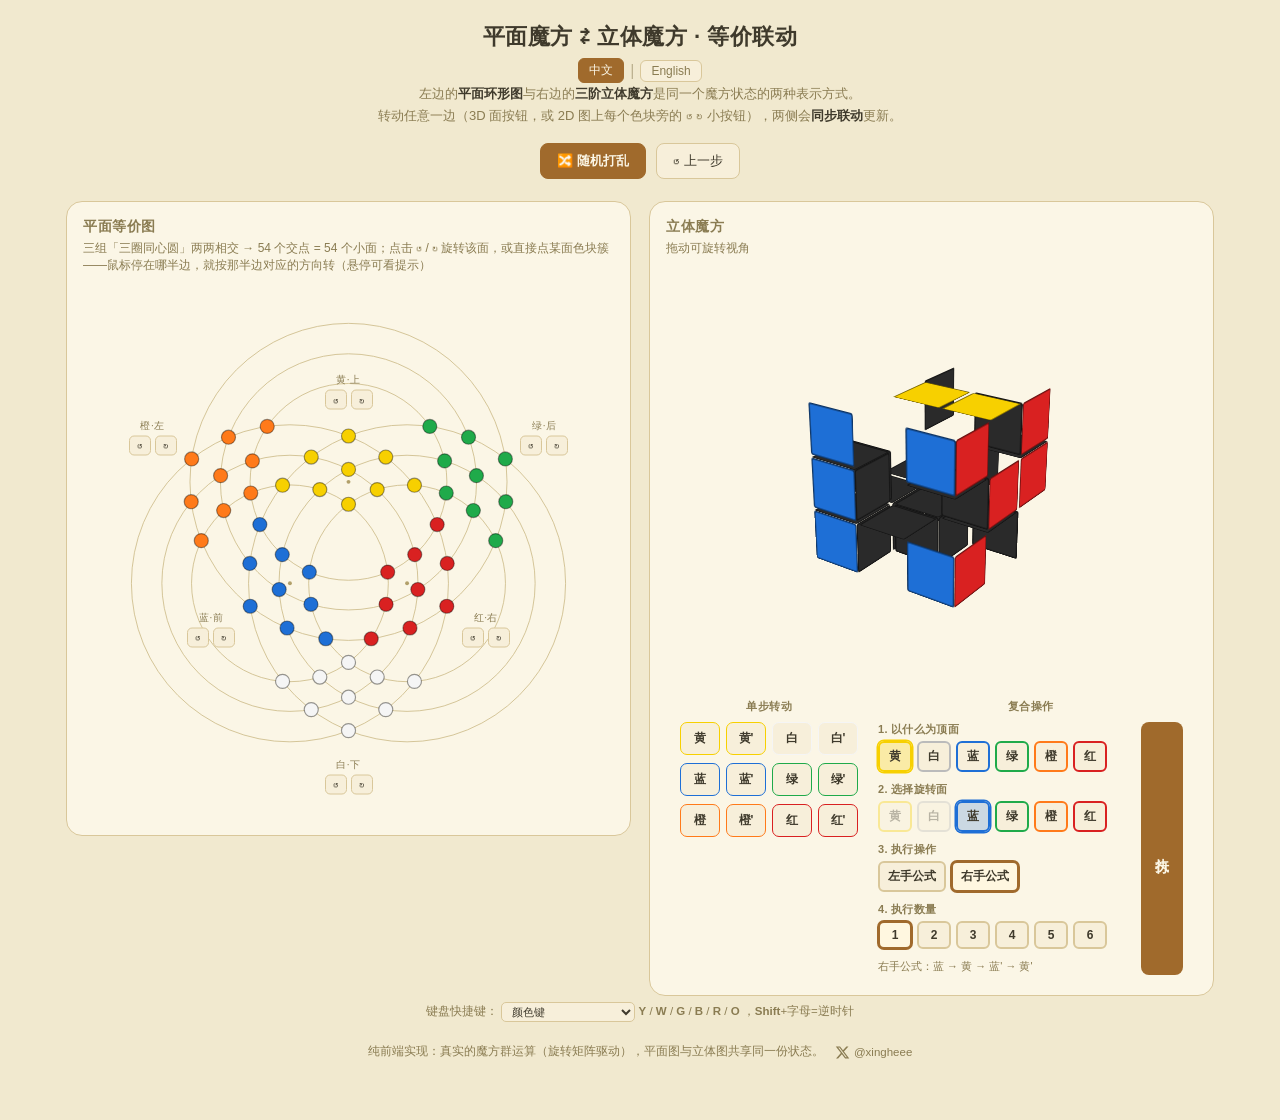
<file: index.html>
<!DOCTYPE html>
<html lang="zh-CN">
<head>
<!-- Google tag (gtag.js) -->
<script async src="https://www.googletagmanager.com/gtag/js?id=G-CV0EECJMPR"></script>
<script>
  window.dataLayer = window.dataLayer || [];
  function gtag(){dataLayer.push(arguments);}
  gtag('js', new Date());
  gtag('config', 'G-CV0EECJMPR');
</script>
<meta charset="UTF-8">
<meta name="viewport" content="width=device-width, initial-scale=1.0">
<title>魔方 · 在线</title>
<meta http-equiv="refresh" content="0; url='%E4%B8%89%E9%98%B6/'">
</head>
<body>
<p>正在打开魔方……如果未自动跳转，请 <a href="%E4%B8%89%E9%98%B6/">点击这里</a>。</p>
</body>
</html>
</file>
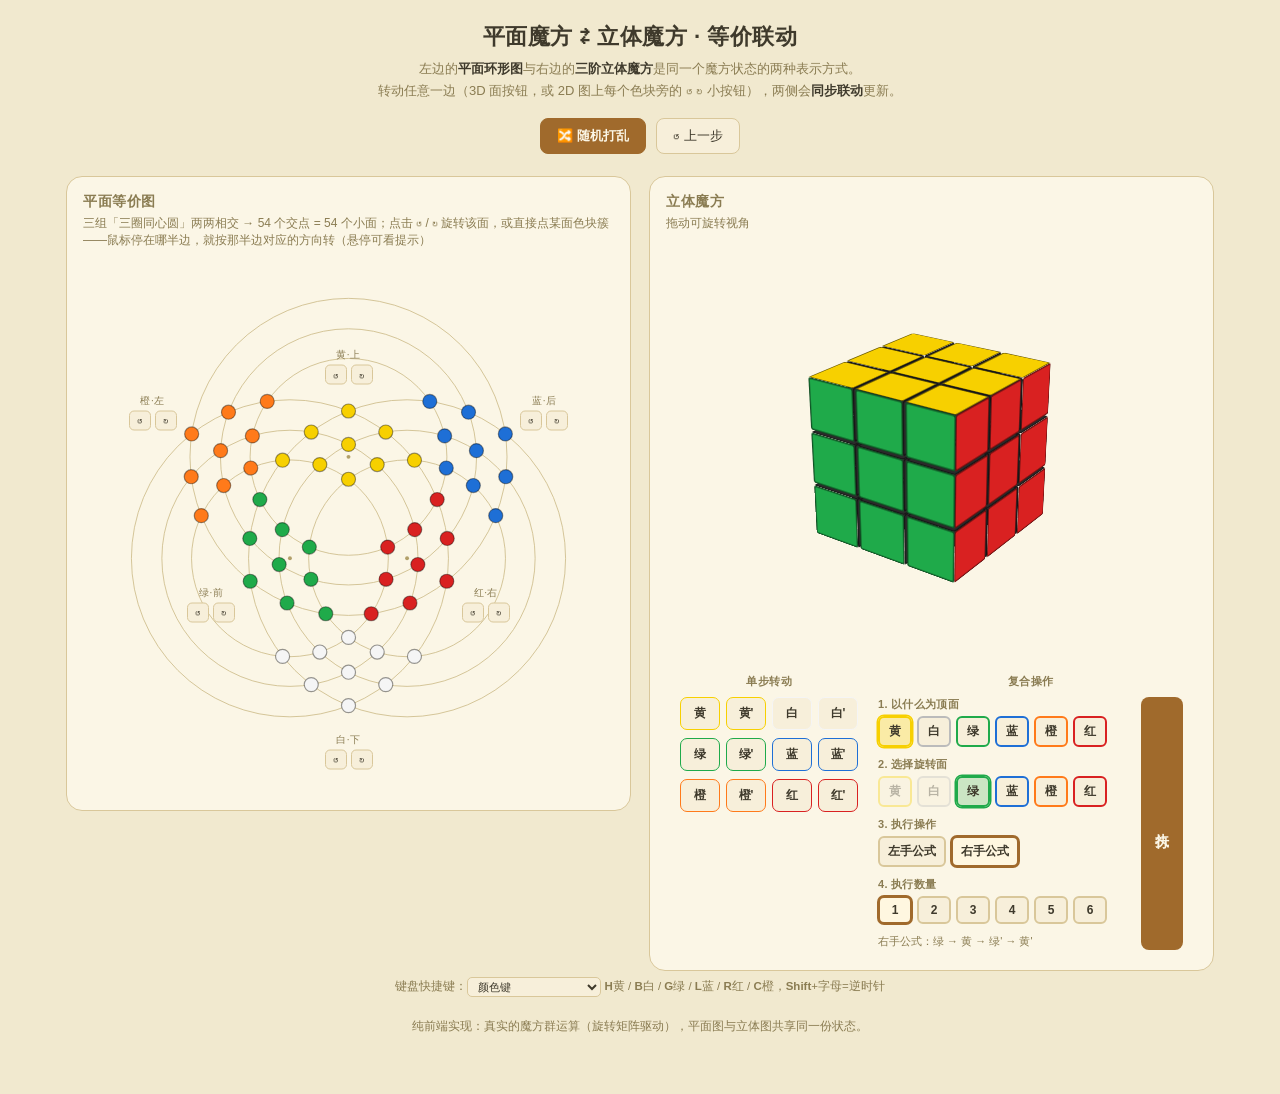
<file: 三阶 - 外/index.html>
<!DOCTYPE html>
<html lang="zh-CN">
<head>
<meta charset="UTF-8">
<meta name="viewport" content="width=device-width, initial-scale=1.0">
<title>平面魔方 ⇄ 立体魔方 · 等价联动（模块化版）</title>
<link rel="stylesheet" href="styles.css">
</head>
<body>
<div class="app">
  <header>
    <h1>平面魔方 ⇄ 立体魔方 · 等价联动</h1>
    <p>左边的<b>平面环形图</b>与右边的<b>三阶立体魔方</b>是同一个魔方状态的两种表示方式。<br>
       转动任意一边（3D 面按钮，或 2D 图上每个色块旁的 ↺ ↻ 小按钮），两侧会<b>同步联动</b>更新。</p>
  </header>

  <div class="top-actions">
    <button class="btn primary" id="scrambleBtn">🔀 随机打乱</button>
    <button class="btn" id="resetBtn">↺ 上一步</button>
  </div>

  <div class="grid">
    <!-- ============ 2D PANEL ============ -->
    <div class="panel">
      <h2>平面等价图</h2>
      <div class="sub">三组「三圈同心圆」两两相交 → 54 个交点 = 54 个小面；点击 ↺ / ↻ 旋转该面，或直接点某面色块簇——鼠标停在哪半边，就按那半边对应的方向转（悬停可看提示）</div>
      <div class="diagram-wrap">
        <div class="diagram-inner">
          <svg id="planarSvg" viewBox="-340 -340 680 680"></svg>
          <div id="faceLabels"></div>
        </div>
      </div>
    </div>

    <!-- ============ 3D PANEL ============ -->
    <div class="panel">
      <h2>立体魔方</h2>
      <div class="sub">拖动可旋转视角</div>
      <div class="scene-wrap">
        <div class="scene" id="scene">
          <div class="originGroup" id="cubeGroup"></div>
          <div class="originGroup" id="sliceGroup"></div>
        </div>
        <div class="sceneHit" id="sceneHit"></div>
      </div>
      <!-- ============ 操作面板（立体魔方下方） ============ -->
      <div class="controls" id="controls"></div>
    </div>
  </div>

  <div class="hint">键盘快捷键：<select id="keyScheme"><option value="color">颜色键</option><option value="standard">标准键(U/D/F/B/L/R)</option></select> <span id="keyHintText"><b>H</b>黄 / <b>B</b>白 / <b>G</b>绿 / <b>L</b>蓝 / <b>R</b>红 / <b>C</b>橙</span>，<b>Shift</b>+字母=逆时针</div>
  <footer>纯前端实现：真实的魔方群运算（旋转矩阵驱动），平面图与立体图共享同一份状态。</footer>
</div>

<script src="app.js"></script>
</body>
</html>
</file>
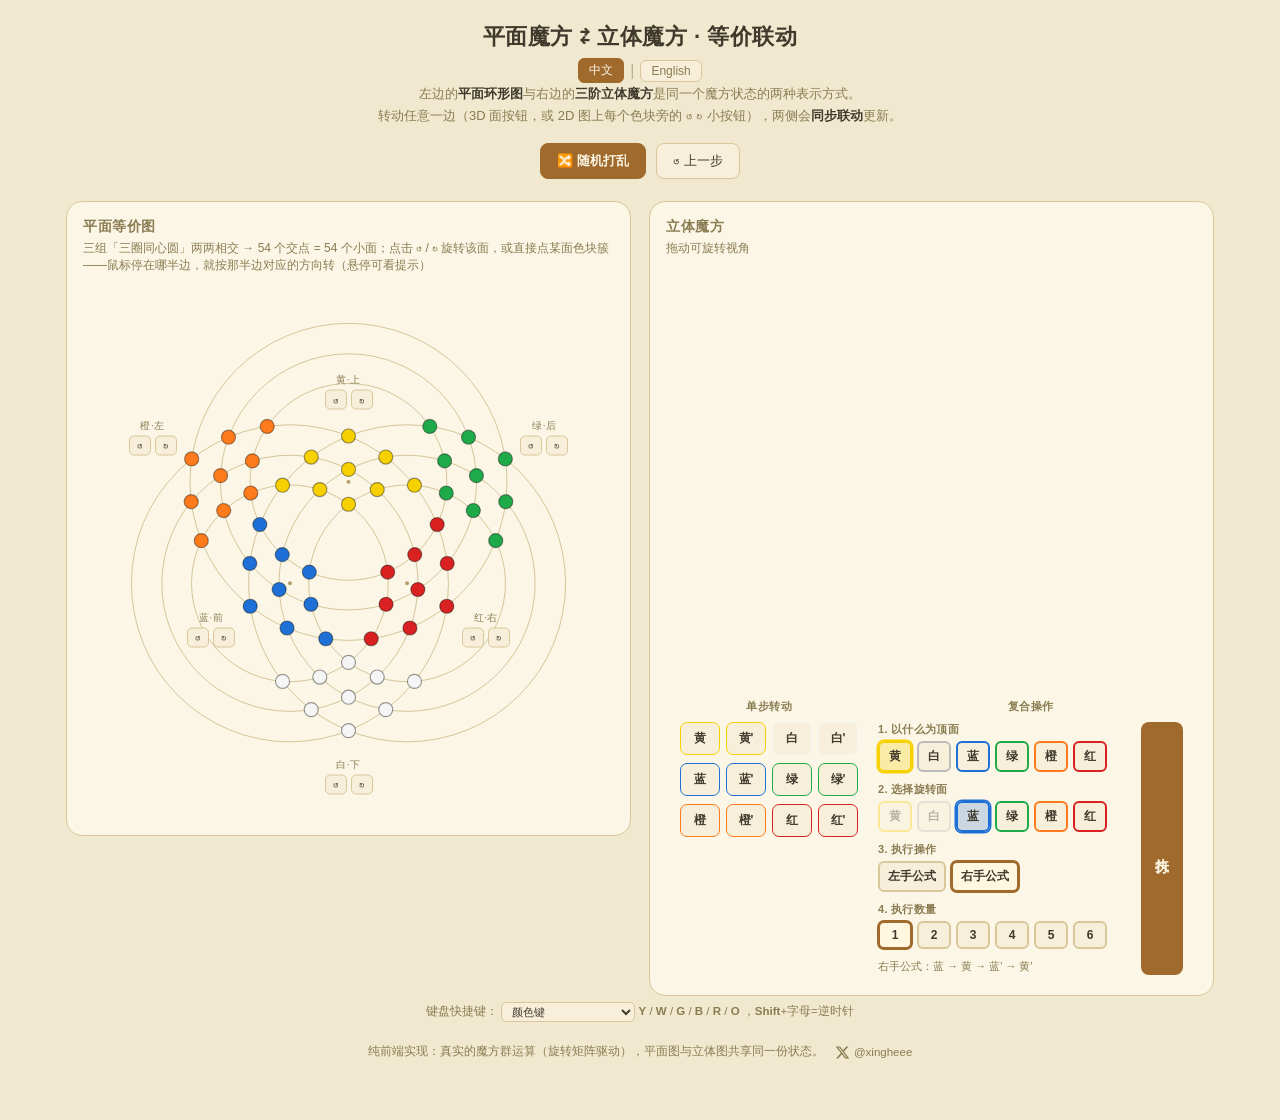
<file: 三阶/index.html>
<!DOCTYPE html>
<html lang="zh-CN">
<head>
<!-- Google tag (gtag.js) -->
<script async src="https://www.googletagmanager.com/gtag/js?id=G-CV0EECJMPR"></script>
<script>
  window.dataLayer = window.dataLayer || [];
  function gtag(){dataLayer.push(arguments);}
  gtag('js', new Date());
  gtag('config', 'G-CV0EECJMPR');
</script>
<meta charset="UTF-8">
<meta name="viewport" content="width=device-width, initial-scale=1.0">
<title data-i18n="title">平面魔方 ⇄ 立体魔方 · 等价联动（模块化版）</title>
<link rel="stylesheet" href="styles.css?v=20260805">
</head>
<body>
<div class="app">
  <header>
    <h1 data-i18n="h1">平面魔方 ⇄ 立体魔方 · 等价联动</h1>
    <div class="lang-switch">
      <button type="button" class="lang-btn" data-lang="zh">中文</button>
      <span class="lang-sep">|</span>
      <button type="button" class="lang-btn" data-lang="en">English</button>
    </div>
    <p data-i18n-html="desc">左边的<b>平面环形图</b>与右边的<b>三阶立体魔方</b>是同一个魔方状态的两种表示方式。<br>
       转动任意一边（3D 面按钮，或 2D 图上每个色块旁的 ↺ ↻ 小按钮），两侧会<b>同步联动</b>更新。</p>
  </header>

  <div class="top-actions">
    <button class="btn primary" id="scrambleBtn" data-i18n="btn_scramble">🔀 随机打乱</button>
    <button class="btn" id="resetBtn" data-i18n="btn_reset">↺ 上一步</button>
  </div>

  <div class="grid">
    <!-- ============ 2D PANEL ============ -->
    <div class="panel">
      <h2 data-i18n="panel2d_h2">平面等价图</h2>
      <div class="sub" data-i18n="panel2d_sub">三组「三圈同心圆」两两相交 → 54 个交点 = 54 个小面；点击 ↺ / ↻ 旋转该面，或直接点某面色块簇——鼠标停在哪半边，就按那半边对应的方向转（悬停可看提示）</div>
      <div class="diagram-wrap">
        <div class="diagram-inner">
          <svg id="planarSvg" viewBox="-340 -340 680 680"></svg>
          <div id="faceLabels"></div>
        </div>
      </div>
    </div>

    <!-- ============ 3D PANEL ============ -->
    <div class="panel">
      <h2 data-i18n="panel3d_h2">立体魔方</h2>
      <div class="sub" data-i18n="panel3d_sub">拖动可旋转视角</div>
      <div class="scene-wrap">
        <div class="scene" id="scene">
          <div class="originGroup" id="cubeGroup"></div>
          <div class="originGroup" id="sliceGroup"></div>
        </div>
        <div class="sceneHit" id="sceneHit"></div>
      </div>
      <!-- ============ 操作面板（立体魔方下方） ============ -->
      <div class="controls" id="controls"></div>
    </div>
  </div>

  <div class="hint">
    <span data-i18n="hint_prefix">键盘快捷键：</span>
    <select id="keyScheme"><option value="color" data-i18n="opt_color">颜色键</option><option value="standard" data-i18n="opt_standard">标准键(U/D/F/B/L/R)</option></select>
    <span id="keyHintText"><b>Y</b> / <b>W</b> / <b>G</b> / <b>B</b> / <b>R</b> / <b>O</b></span>
    <span data-i18n-html="hint_suffix">，<b>Shift</b>+字母=逆时针</span>
  </div>
  <footer><span data-i18n="footer">纯前端实现：真实的魔方群运算（旋转矩阵驱动），平面图与立体图共享同一份状态。</span>
    <a class="x-link" href="https://x.com/xingheee" target="_blank" rel="noopener noreferrer" data-i18n-attr="title" data-i18n="x_title" title="在 X 上关注我">
      <svg viewBox="0 0 24 24" width="15" height="15" aria-hidden="true"><path fill="currentColor" d="M18.244 2.25h3.308l-7.227 8.26 8.502 11.24h-6.66l-5.214-6.817L4.99 21.75H1.68l7.73-8.835L1.254 2.25H8.08l4.713 6.231zm-1.161 17.52h1.833L7.084 4.126H5.117z"/></svg>
      @xingheee
    </a>
  </footer>
</div>

<script src="i18n.js?v=20260805"></script>
<script src="app.js?v=20260805"></script>
</body>
</html>
</file>
<file: 三阶 - 外/styles.css>
:root{
    /* 护眼黄风格 */
    --bg:#f1e9cf;        /* 主背景：护眼豆沙黄 */
    --panel:#fbf6e6;     /* 面板：略亮的米黄 */
    --panel-border:#d9c79a; /* 面板边框 */
    --text:#3f3a2c;      /* 深棕文字 */
    --muted:#8a7c52;     /* 次要文字 */
    --accent:#a06a2c;    /* 强调色：棕橙 */

    /* 魔方六面颜色 */
    --c-U:#f7d000; /* 上 (黄) - 黄色 */
    --c-D:#f5f5f5; /* 下 (白) - 白色 */
    --c-F:#1faa4a; /* 前 (绿) - 绿色 */
    --c-B:#1e6fd6; /* 后 (蓝) - 蓝色 */
    --c-R:#d92121; /* 右 (红) - 红色 */
    --c-L:#ff7a1a; /* 左 (橙) - 橙色 */
    --c-core:#2a2a2a;  /* 魔方核心黑灰 */
  }
  *{box-sizing:border-box;}
  html,body{
    margin:0; padding:0; background:var(--bg); color:var(--text);
    font-family:-apple-system,BlinkMacSystemFont,"Segoe UI","PingFang SC","Microsoft YaHei",sans-serif;
  }
  .app{ max-width:1180px; margin:0 auto; padding:22px 16px 60px; }
  header{ text-align:center; margin-bottom:6px; }
  header h1{ font-size:22px; margin:0 0 6px; font-weight:600; letter-spacing:.5px;}
  header p{ margin:0; color:var(--muted); font-size:13px; line-height:1.7;}
  header p b{ color:var(--text); }

  .top-actions{ display:flex; justify-content:center; gap:10px; margin:16px 0 22px; flex-wrap:wrap;}
  .btn{
    background:#f7efda; color:var(--text); border:1px solid var(--panel-border);
    padding:8px 16px; border-radius:8px; font-size:13px; cursor:pointer; transition:.15s;
  }
  .btn:hover{ background:#fff7e0; border-color:#c8b27e; }
  .btn:active{ transform:translateY(1px); }
  .btn.primary{ background:var(--accent); border-color:var(--accent); color:#fbf6e6; font-weight:600;}
  .btn.primary:hover{ filter:brightness(1.08); }
  .btn:disabled{ opacity:.4; cursor:not-allowed; }

  .grid{ display:grid; grid-template-columns:1fr 1fr; gap:18px; align-items:start; }
  @media (max-width:880px){ .grid{ grid-template-columns:1fr; } }

  .panel{
    background:var(--panel); border:1px solid var(--panel-border); border-radius:16px;
    padding:16px 16px 20px; display:flex; flex-direction:column;
  }
  .panel h2{ font-size:14px; margin:0 0 4px; color:var(--muted); font-weight:600; letter-spacing:.5px;}
  .panel .sub{ font-size:12px; color:var(--muted); margin-bottom:10px; }

  /* ================= 2D 平面图 ================= */
  /* 三组"三圈同心圆"两两相交，54 个交点 = 54 个贴纸 */
  .diagram-wrap{
    position:relative; width:100%; padding-top:100%;
    flex:1;
  }
  .diagram-inner{ position:absolute; inset:0; }
  #planarSvg{ position:absolute; inset:0; width:100%; height:100%; }
  #planarSvg .bundle-circle{ fill:none; stroke:#c9b783; stroke-width:1; }
  #planarSvg .bundle-center{ fill:#b2a06a; }
  #planarSvg .sticker{
    stroke:rgba(0,0,0,.4); stroke-width:1.5; cursor:default;
    transition:filter .3s ease;
  }
  #planarSvg .sticker.flying{ filter:drop-shadow(0 0 3px rgba(255,255,255,.5)); }

  .face-label{ position:absolute; transform:translate(-50%,-50%); text-align:center; pointer-events:none; }
  .face-label .lbl-text{ font-size:10px; color:var(--muted); letter-spacing:.5px; margin-bottom:3px; white-space:nowrap;}
  .face-label .cluster-ctrl{ display:flex; justify-content:center; gap:4px; pointer-events:auto; }
  .mini-btn{
    width:22px; height:20px; border-radius:5px; border:1px solid var(--panel-border);
    background:#f7efda; color:var(--text); font-size:11px; cursor:pointer; line-height:1;
  }
  .mini-btn:hover{ background:#fff7e0; }
  .mini-btn:disabled{ opacity:.35; cursor:not-allowed; }

  /* ================= 3D 立体魔方 ================= */
  .scene-wrap{
    position:relative; width:100%; padding-top:78%;
    perspective:1000px; flex:1;
  }
  /* 视觉层：3D 旋转后包围盒会溢出 wrap 框。pointer-events:none 让它不拦截任何点击，
     可自由溢出完整显示（不再用 overflow:hidden 裁剪，避免手机端魔方被切边）。 */
  .scene{
    position:absolute; inset:0;
    transform-style:preserve-3d;
    transform:rotateX(-24deg) rotateY(-35deg);
    pointer-events:none;          /* 视觉内容不接收鼠标事件（点击/拖拽都交给 sceneHit） */
    user-select:none;             /* 阻止原生文本/元素选中拖拽与 pointermove 打架 */
    -webkit-user-select:none;
    -webkit-user-drag:none;       /* 阻止 HTML5 原生拖拽（no-drop 光标 + 选区重绘） */
  }
  /* 热区层：纯 2D 矩形，大小恒等于 .scene-wrap，不随 3D 旋转变形，
     命中范围永不超出面板 → 不会盖住下方控制面板按钮。 */
  .sceneHit{
    position:absolute; inset:0;
    cursor:grab;
    touch-action:none;            /* 阻止浏览器滚动/手势抢占 */
    user-select:none;
    -webkit-user-select:none;
  }
  .sceneHit.grabbing{ cursor:grabbing; }
  .originGroup{
    position:absolute; top:50%; left:50%; width:0; height:0;
    transform-style:preserve-3d;
  }
  .cubie{
    position:absolute; top:calc(var(--cs) / -2); left:calc(var(--cs) / -2);
    width:var(--cs); height:var(--cs);
    transform-style:preserve-3d;
    user-select:none; -webkit-user-select:none; -webkit-user-drag:none;
  }
  .face{
    position:absolute; top:0; left:0; width:var(--cs); height:var(--cs);
    border-radius:3px;
    box-shadow:inset 0 0 0 1.5px rgba(0,0,0,.55);
    backface-visibility:hidden;
    user-select:none; -webkit-user-select:none; -webkit-user-drag:none;
  }

  .controls-panel{ margin-top:18px; padding:14px 16px; }
  .controls{ display:flex; gap:20px; align-items:flex-start; justify-content:center; flex-wrap:wrap; margin-top:18px; }
  .controls-col{ display:flex; flex-direction:column; }
  .controls-col > .col-title{ font-size:11px; color:var(--muted); margin:0 0 8px; text-align:center; font-weight:600; letter-spacing:.5px; }
  .move-row{ display:flex; justify-content:center; gap:6px; flex-wrap:wrap; margin-bottom:8px;}
  .move-btn{
    min-width:40px; padding:7px 6px; border-radius:7px; border:1px solid var(--panel-border);
    background:#f7efda; color:var(--text); font-size:12px; cursor:pointer; font-weight:600;
  }
  .move-btn:hover{ background:#fff7e0; }
  .move-btn:disabled{ opacity:.35; cursor:not-allowed; }
  .move-face-U{ border-color:var(--c-U); } .move-face-D{ border-color:var(--c-D); }
  .move-face-F{ border-color:var(--c-F); } .move-face-B{ border-color:var(--c-B); }
  .move-face-L{ border-color:var(--c-L); } .move-face-R{ border-color:var(--c-R); }

  /* 复合操作面板(右栏) */
  .combo-panel{ display:flex; flex-direction:row; gap:16px; align-items:stretch; }
  .combo-left{ display:flex; flex-direction:column; gap:10px; flex:1; }
  .combo-group{ display:flex; flex-direction:column; gap:4px; }
  .combo-group-label{ font-size:11px; color:var(--muted); font-weight:600; letter-spacing:.3px; }
  .combo-options{ display:flex; gap:5px; flex-wrap:wrap; }
  .combo-opt{
    min-width:34px; padding:5px 8px; border-radius:6px; border:2px solid var(--panel-border);
    background:#f7efda; color:var(--text); font-size:12px; cursor:pointer; font-weight:600;
    text-align:center; transition:border-color .15s, background .15s;
  }
  .combo-opt:hover{ background:#fff7e0; }
  .combo-opt.active{ border-color:var(--accent); background:#fff7e0; box-shadow:0 0 0 1px var(--accent); }
  .combo-opt:disabled{ opacity:.35; cursor:not-allowed; }
  /* 颜色边框 + 选中半透明底色 */
  .combo-opt.c-U{ border-color:var(--c-U); } .combo-opt.c-U.active{ background:rgba(247,208,0,.28); box-shadow:0 0 0 1.5px var(--c-U); }
  .combo-opt.c-D{ border-color:#bbb; }       .combo-opt.c-D.active{ background:rgba(200,200,200,.32); box-shadow:0 0 0 1.5px #999; }
  .combo-opt.c-F{ border-color:var(--c-F); } .combo-opt.c-F.active{ background:rgba(31,170,74,.22); box-shadow:0 0 0 1.5px var(--c-F); }
  .combo-opt.c-B{ border-color:var(--c-B); } .combo-opt.c-B.active{ background:rgba(30,111,214,.22); box-shadow:0 0 0 1.5px var(--c-B); }
  .combo-opt.c-L{ border-color:var(--c-L); } .combo-opt.c-L.active{ background:rgba(255,122,26,.25); box-shadow:0 0 0 1.5px var(--c-L); }
  .combo-opt.c-R{ border-color:var(--c-R); } .combo-opt.c-R.active{ background:rgba(217,33,33,.22); box-shadow:0 0 0 1.5px var(--c-R); }
  /* 执行按钮(右侧竖向) */
  .combo-exec{
    align-self:stretch; padding:24px 12px; border-radius:8px; border:none;
    background:var(--accent); color:#fbf6e6; font-size:14px; font-weight:700;
    cursor:pointer; letter-spacing:2px; transition:filter .15s;
    writing-mode:vertical-rl; text-orientation:upright;
  }
  .combo-exec:hover{ filter:brightness(1.1); }
  .combo-exec:active{ transform:translateY(1px); }
  .combo-exec:disabled{ opacity:.4; cursor:not-allowed; }
  .combo-desc{ font-size:11px; color:var(--muted); min-height:16px; line-height:1.4; }

  .hint{ text-align:center; font-size:11.5px; color:var(--muted); margin-top:6px; }
  .hint select{ font-size:11px; padding:2px 6px; border-radius:5px; border:1px solid var(--panel-border); background:#f7efda; color:var(--text); cursor:pointer; vertical-align:middle; }
  footer{ text-align:center; color:var(--muted); font-size:11.5px; margin-top:22px; }
</file>
<file: 三阶/styles.css>
:root{
    /* 护眼黄风格 */
    --bg:#f1e9cf;        /* 主背景：护眼豆沙黄 */
    --panel:#fbf6e6;     /* 面板：略亮的米黄 */
    --panel-border:#d9c79a; /* 面板边框 */
    --text:#3f3a2c;      /* 深棕文字 */
    --muted:#8a7c52;     /* 次要文字 */
    --accent:#a06a2c;    /* 强调色：棕橙 */

    /* 魔方六面颜色 */
    --c-U:#f7d000; /* 上 (黄) - 黄色 */
    --c-D:#f5f5f5; /* 下 (白) - 白色 */
    --c-F:#1e6fd6; /* 前 (蓝) - 蓝色 */
    --c-B:#1faa4a; /* 后 (绿) - 绿色 */
    --c-R:#d92121; /* 右 (红) - 红色 */
    --c-L:#ff7a1a; /* 左 (橙) - 橙色 */
    --c-core:#2a2a2a;  /* 魔方核心黑灰 */
  }
  *{box-sizing:border-box;}
  html,body{
    margin:0; padding:0; background:var(--bg); color:var(--text);
    font-family:-apple-system,BlinkMacSystemFont,"Segoe UI","PingFang SC","Microsoft YaHei",sans-serif;
  }
  .app{ max-width:1180px; margin:0 auto; padding:22px 16px 60px; }
  header{ text-align:center; margin-bottom:6px; }
  header h1{ font-size:22px; margin:0 0 6px; font-weight:600; letter-spacing:.5px;}
  header p{ margin:0; color:var(--muted); font-size:13px; line-height:1.7;}
  header p b{ color:var(--text); }

  .top-actions{ display:flex; justify-content:center; gap:10px; margin:16px 0 22px; flex-wrap:wrap;}
  .btn{
    background:#f7efda; color:var(--text); border:1px solid var(--panel-border);
    padding:8px 16px; border-radius:8px; font-size:13px; cursor:pointer; transition:.15s;
  }
  .btn:hover{ background:#fff7e0; border-color:#c8b27e; }
  .btn:active{ transform:translateY(1px); }
  .btn.primary{ background:var(--accent); border-color:var(--accent); color:#fbf6e6; font-weight:600;}
  .btn.primary:hover{ filter:brightness(1.08); }
  .btn:disabled{ opacity:.4; cursor:not-allowed; }

  .grid{ display:grid; grid-template-columns:1fr 1fr; gap:18px; align-items:start; }
  @media (max-width:880px){ .grid{ grid-template-columns:1fr; } }

  .panel{
    background:var(--panel); border:1px solid var(--panel-border); border-radius:16px;
    padding:16px 16px 20px; display:flex; flex-direction:column;
  }
  .panel h2{ font-size:14px; margin:0 0 4px; color:var(--muted); font-weight:600; letter-spacing:.5px;}
  .panel .sub{ font-size:12px; color:var(--muted); margin-bottom:10px; }

  /* ================= 2D 平面图 ================= */
  /* 三组"三圈同心圆"两两相交，54 个交点 = 54 个贴纸 */
  .diagram-wrap{
    position:relative; width:100%; padding-top:100%;
    flex:1;
  }
  .diagram-inner{ position:absolute; inset:0; }
  #planarSvg{ position:absolute; inset:0; width:100%; height:100%; }
  #planarSvg .bundle-circle{ fill:none; stroke:#c9b783; stroke-width:1; }
  #planarSvg .bundle-center{ fill:#b2a06a; }
  #planarSvg .sticker{
    stroke:rgba(0,0,0,.4); stroke-width:1.5; cursor:default;
    transition:filter .3s ease;
  }
  #planarSvg .sticker.flying{ filter:drop-shadow(0 0 3px rgba(255,255,255,.5)); }

  .face-label{ position:absolute; transform:translate(-50%,-50%); text-align:center; pointer-events:none; }
  .face-label .lbl-text{ font-size:10px; color:var(--muted); letter-spacing:.5px; margin-bottom:3px; white-space:nowrap;}
  .face-label .cluster-ctrl{ display:flex; justify-content:center; gap:4px; pointer-events:auto; }
  .mini-btn{
    width:22px; height:20px; border-radius:5px; border:1px solid var(--panel-border);
    background:#f7efda; color:var(--text); font-size:11px; cursor:pointer; line-height:1;
  }
  .mini-btn:hover{ background:#fff7e0; }
  .mini-btn:disabled{ opacity:.35; cursor:not-allowed; }

  /* ================= 3D 立体魔方 ================= */
  .scene-wrap{
    position:relative; width:100%; padding-top:78%;
    perspective:1000px; flex:1;
  }
  /* 视觉层：3D 旋转后包围盒会溢出 wrap 框。pointer-events:none 让它不拦截任何点击，
     可自由溢出完整显示（不再用 overflow:hidden 裁剪，避免手机端魔方被切边）。 */
  .scene{
    position:absolute; inset:0;
    transform-style:preserve-3d;
    transform:rotateX(-24deg) rotateY(-35deg);
    pointer-events:none;          /* 视觉内容不接收鼠标事件（点击/拖拽都交给 sceneHit） */
    user-select:none;             /* 阻止原生文本/元素选中拖拽与 pointermove 打架 */
    -webkit-user-select:none;
    -webkit-user-drag:none;       /* 阻止 HTML5 原生拖拽（no-drop 光标 + 选区重绘） */
  }
  /* 热区层：纯 2D 矩形，大小恒等于 .scene-wrap，不随 3D 旋转变形，
     命中范围永不超出面板 → 不会盖住下方控制面板按钮。 */
  .sceneHit{
    position:absolute; inset:0;
    cursor:grab;
    touch-action:none;            /* 阻止浏览器滚动/手势抢占 */
    user-select:none;
    -webkit-user-select:none;
  }
  .sceneHit.grabbing{ cursor:grabbing; }
  .originGroup{
    position:absolute; top:50%; left:50%; width:0; height:0;
    transform-style:preserve-3d;
  }
  .cubie{
    position:absolute; top:calc(var(--cs) / -2); left:calc(var(--cs) / -2);
    width:var(--cs); height:var(--cs);
    transform-style:preserve-3d;
    user-select:none; -webkit-user-select:none; -webkit-user-drag:none;
  }
  .face{
    position:absolute; top:0; left:0; width:var(--cs); height:var(--cs);
    border-radius:3px;
    box-shadow:inset 0 0 0 1.5px rgba(0,0,0,.55);
    backface-visibility:hidden;
    user-select:none; -webkit-user-select:none; -webkit-user-drag:none;
  }

  .controls-panel{ margin-top:18px; padding:14px 16px; }
  .controls{ display:flex; gap:20px; align-items:flex-start; justify-content:center; flex-wrap:wrap; margin-top:18px; }
  .controls-col{ display:flex; flex-direction:column; }
  .controls-col > .col-title{ font-size:11px; color:var(--muted); margin:0 0 8px; text-align:center; font-weight:600; letter-spacing:.5px; }
  .move-row{ display:flex; justify-content:center; gap:6px; flex-wrap:wrap; margin-bottom:8px;}
  .move-btn{
    min-width:40px; padding:7px 6px; border-radius:7px; border:1px solid var(--panel-border);
    background:#f7efda; color:var(--text); font-size:12px; cursor:pointer; font-weight:600;
  }
  .move-btn:hover{ background:#fff7e0; }
  .move-btn:disabled{ opacity:.35; cursor:not-allowed; }
  .move-face-U{ border-color:var(--c-U); } .move-face-D{ border-color:var(--c-D); }
  .move-face-F{ border-color:var(--c-F); } .move-face-B{ border-color:var(--c-B); }
  .move-face-L{ border-color:var(--c-L); } .move-face-R{ border-color:var(--c-R); }

  /* 复合操作面板(右栏) */
  .combo-panel{ display:flex; flex-direction:row; gap:16px; align-items:stretch; }
  .combo-left{ display:flex; flex-direction:column; gap:10px; flex:1; }
  .combo-group{ display:flex; flex-direction:column; gap:4px; }
  .combo-group-label{ font-size:11px; color:var(--muted); font-weight:600; letter-spacing:.3px; }
  .combo-options{ display:flex; gap:5px; flex-wrap:wrap; }
  .combo-opt{
    min-width:34px; padding:5px 8px; border-radius:6px; border:2px solid var(--panel-border);
    background:#f7efda; color:var(--text); font-size:12px; cursor:pointer; font-weight:600;
    text-align:center; transition:border-color .15s, background .15s;
  }
  .combo-opt:hover{ background:#fff7e0; }
  .combo-opt.active{ border-color:var(--accent); background:#fff7e0; box-shadow:0 0 0 1px var(--accent); }
  .combo-opt:disabled{ opacity:.35; cursor:not-allowed; }
  /* 颜色边框 + 选中半透明底色 */
  .combo-opt.c-U{ border-color:var(--c-U); } .combo-opt.c-U.active{ background:rgba(247,208,0,.28); box-shadow:0 0 0 1.5px var(--c-U); }
  .combo-opt.c-D{ border-color:#bbb; }       .combo-opt.c-D.active{ background:rgba(200,200,200,.32); box-shadow:0 0 0 1.5px #999; }
  .combo-opt.c-F{ border-color:var(--c-F); } .combo-opt.c-F.active{ background:rgba(30,111,214,.22); box-shadow:0 0 0 1.5px var(--c-F); }
  .combo-opt.c-B{ border-color:var(--c-B); } .combo-opt.c-B.active{ background:rgba(31,170,74,.22); box-shadow:0 0 0 1.5px var(--c-B); }
  .combo-opt.c-L{ border-color:var(--c-L); } .combo-opt.c-L.active{ background:rgba(255,122,26,.25); box-shadow:0 0 0 1.5px var(--c-L); }
  .combo-opt.c-R{ border-color:var(--c-R); } .combo-opt.c-R.active{ background:rgba(217,33,33,.22); box-shadow:0 0 0 1.5px var(--c-R); }
  /* 执行按钮(右侧竖向) */
  .combo-exec{
    align-self:stretch; padding:24px 12px; border-radius:8px; border:none;
    background:var(--accent); color:#fbf6e6; font-size:14px; font-weight:700;
    cursor:pointer; letter-spacing:2px; transition:filter .15s;
    writing-mode:vertical-rl; text-orientation:upright;
  }
  .combo-exec:hover{ filter:brightness(1.1); }
  .combo-exec:active{ transform:translateY(1px); }
  .combo-exec:disabled{ opacity:.4; cursor:not-allowed; }
  .combo-desc{ font-size:11px; color:var(--muted); min-height:16px; line-height:1.4; }

  .hint{ text-align:center; font-size:11.5px; color:var(--muted); margin-top:6px; }
  .hint select{ font-size:11px; padding:2px 6px; border-radius:5px; border:1px solid var(--panel-border); background:#f7efda; color:var(--text); cursor:pointer; vertical-align:middle; }
  footer{ text-align:center; color:var(--muted); font-size:11.5px; margin-top:22px; }
  .x-link{ display:inline-flex; align-items:center; gap:4px; color:var(--muted); text-decoration:none; margin-left:8px; vertical-align:middle; transition:color .15s; }
  .x-link:hover{ color:var(--text); text-decoration:underline; }
  .lang-switch{ display:flex; gap:6px; align-items:center; justify-content:center; margin-top:6px; }
  .lang-btn{ font-size:12px; padding:3px 10px; border-radius:6px; border:1px solid var(--panel-border); background:#f7efda; color:var(--muted); cursor:pointer; transition:all .15s; }
  .lang-btn:hover{ color:var(--text); }
  .lang-btn.active{ background:var(--accent); color:#fbf6e6; border-color:var(--accent); }
  .lang-sep{ color:var(--muted); opacity:.5; }
</file>
